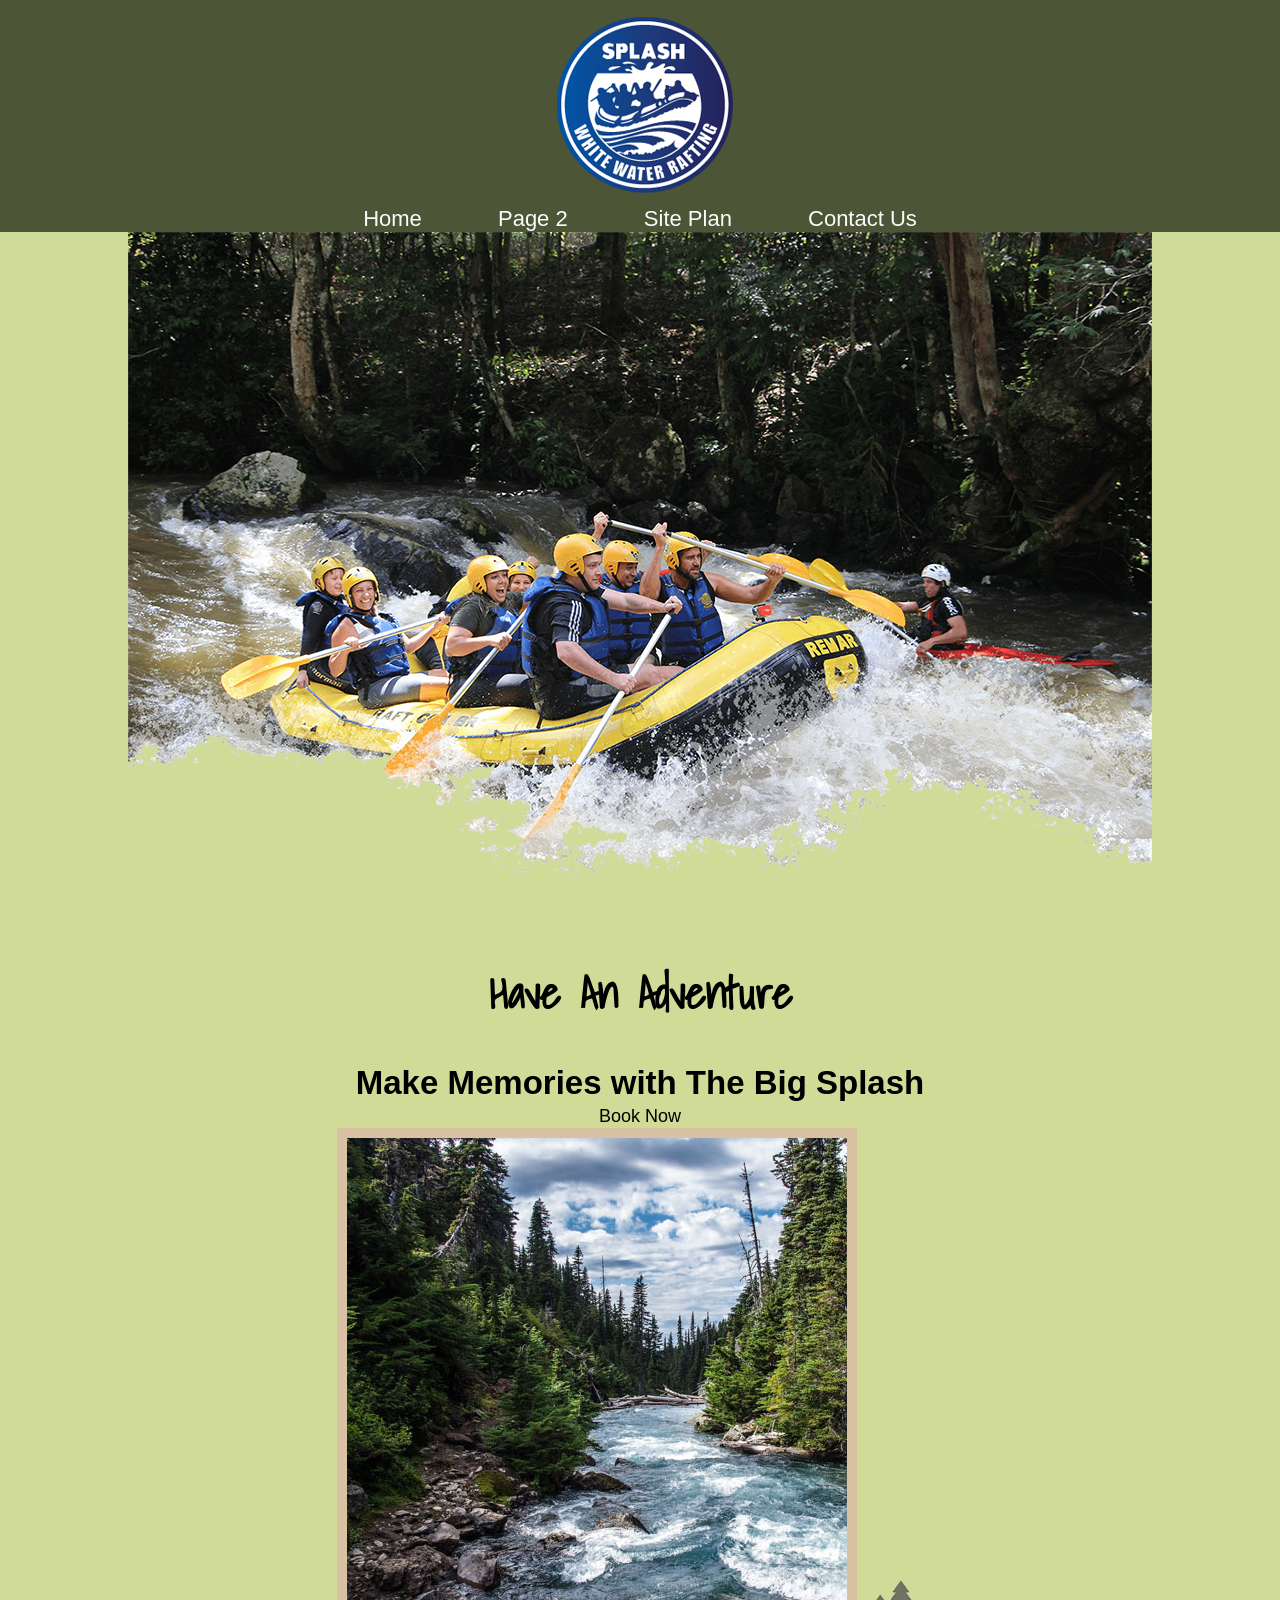
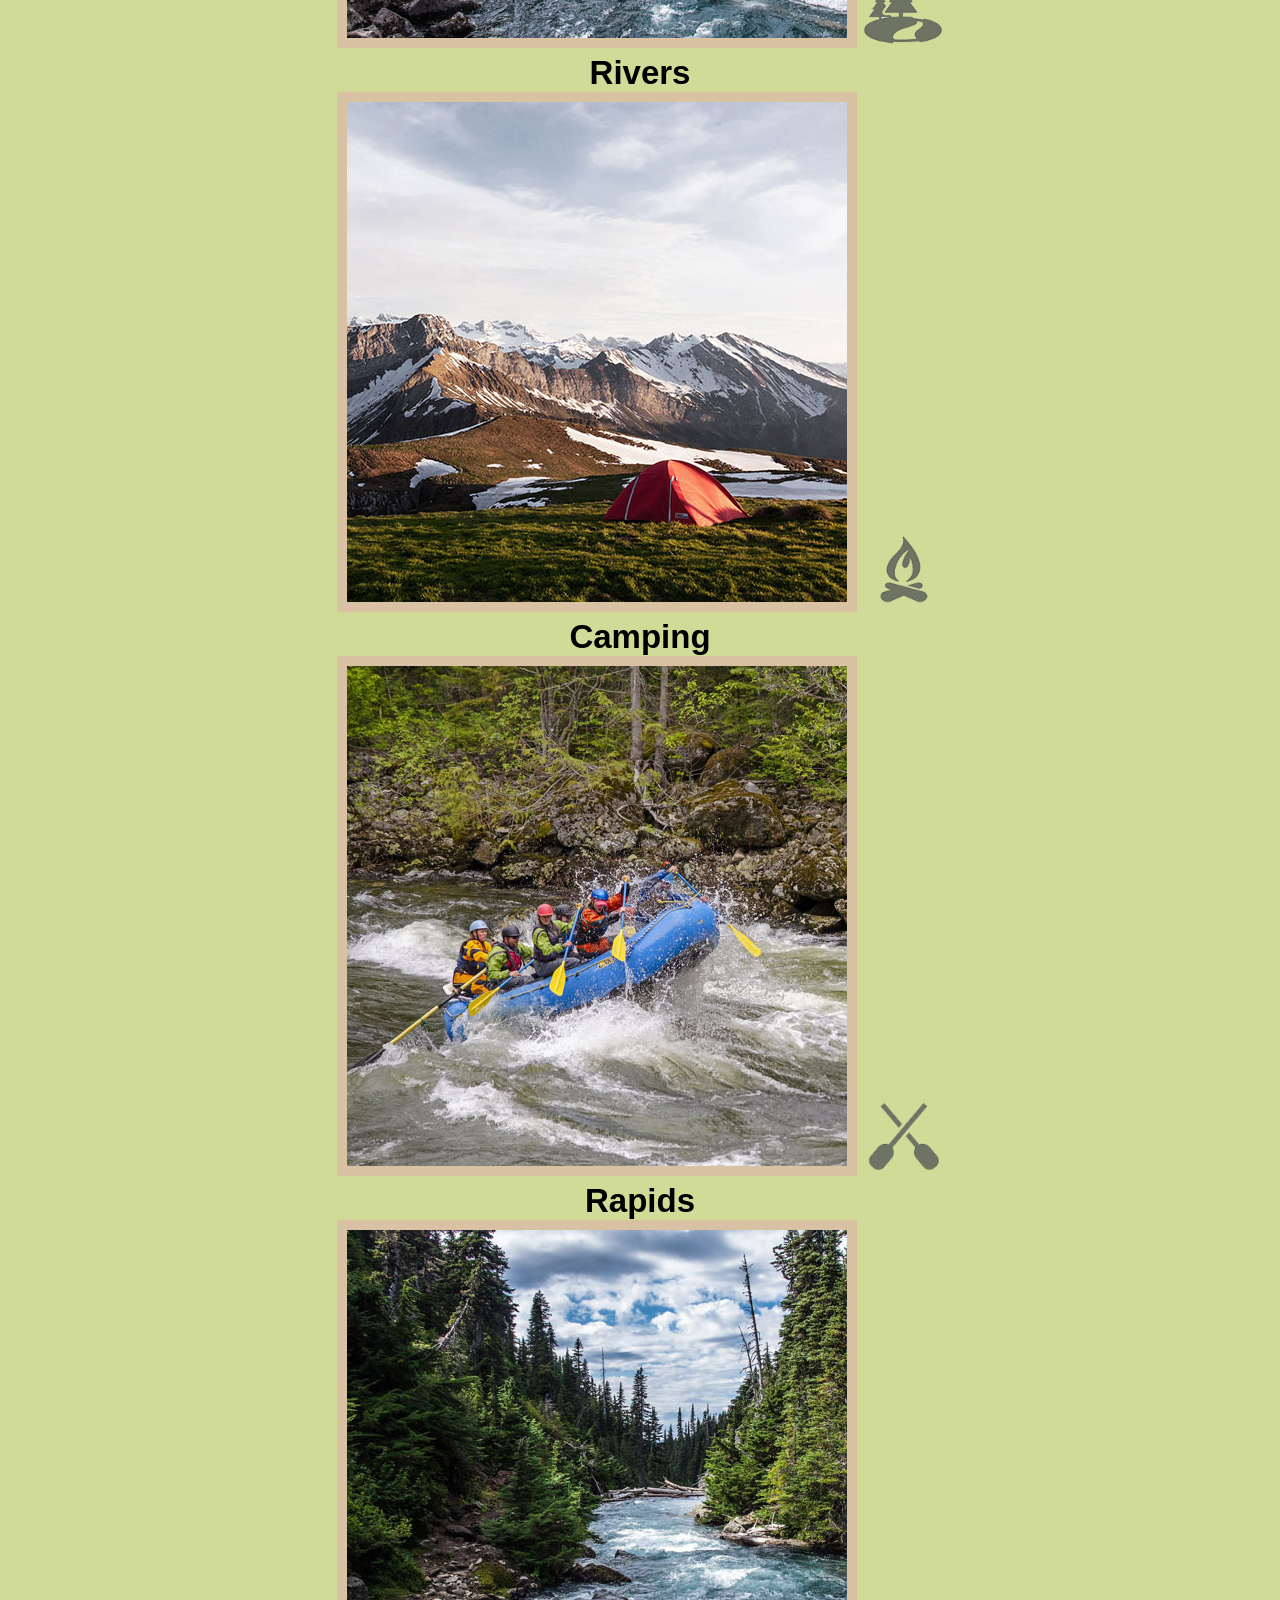
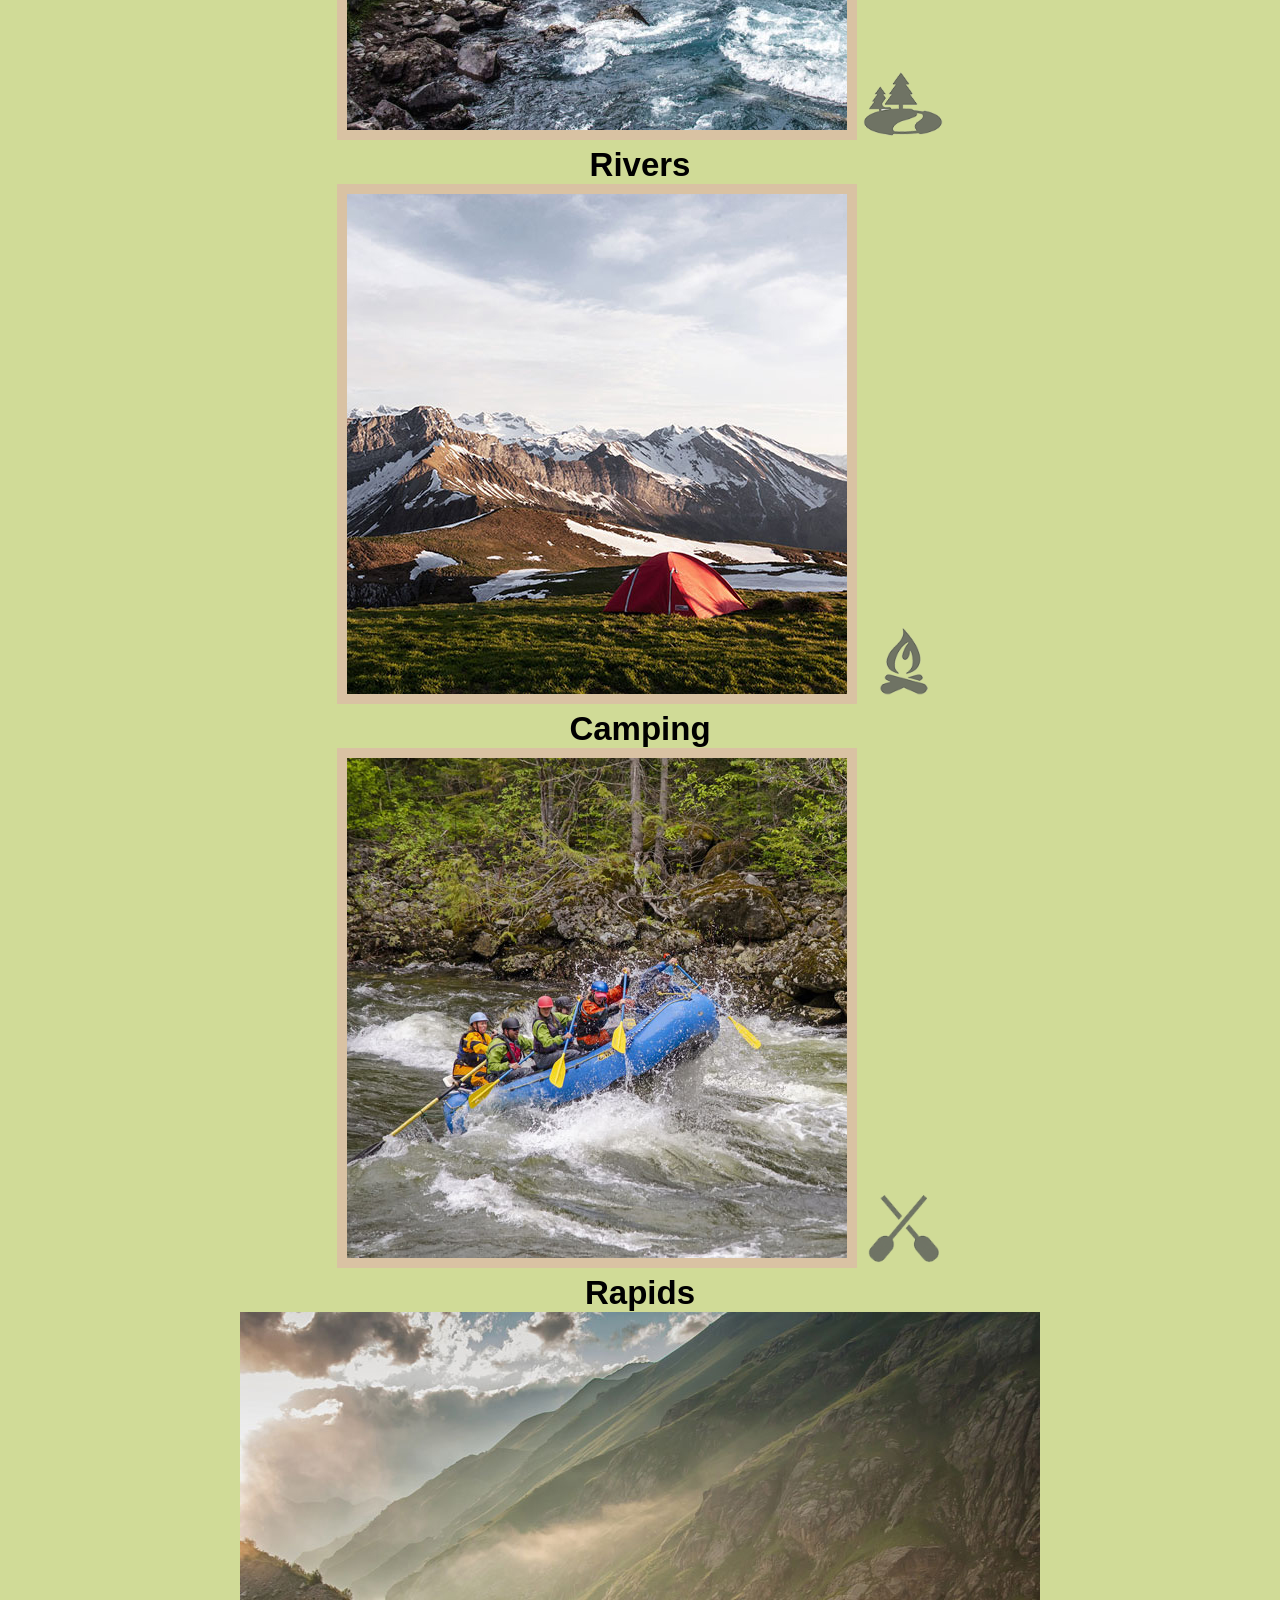
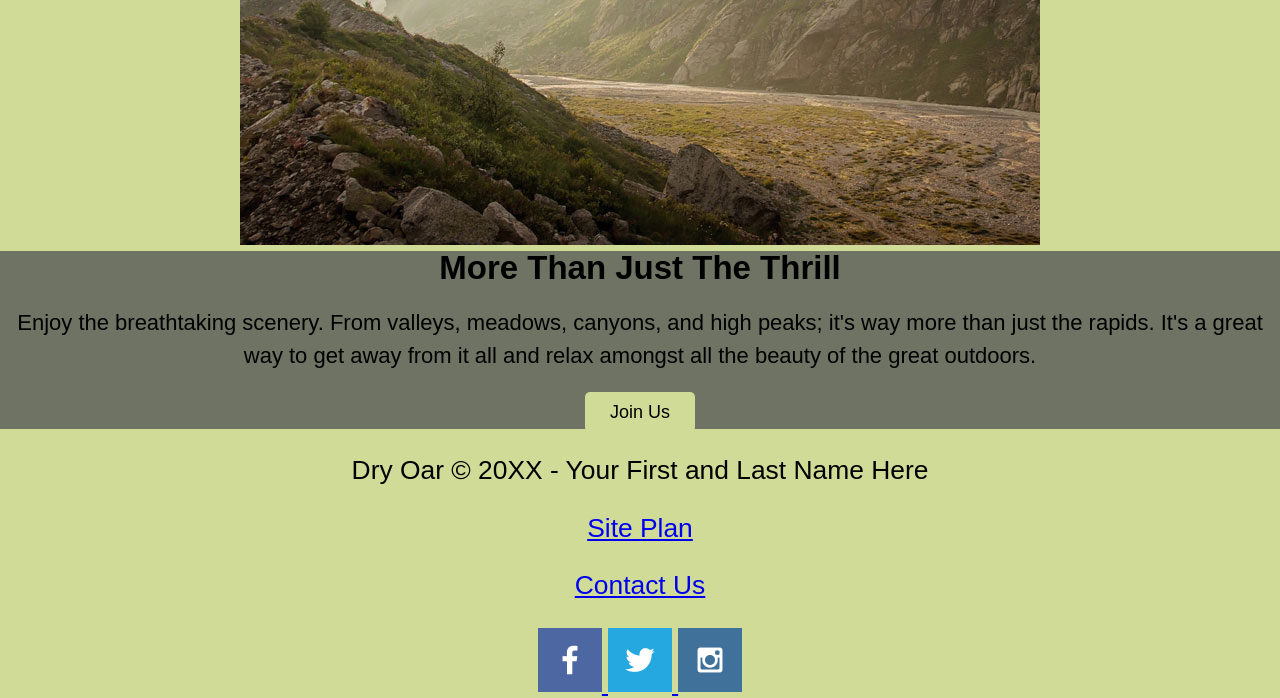
<file: index.html>
<!DOCTYPE html>
<html lang="en">
    <head>
        <meta charset="UTF-8">
        <meta name="viewport" content="width=device-width, initial-scale=1.0">
        <title>The Big Splash </title>
        <link rel="stylesheet" href="styles/style.css">
    </head>
        <body>
            <div id="content">        
                        <header>
                            <a id="logo_link" href="index.html">
                                <img class="logo" src="images/splash.png" alt="Dry Oar Logo">
                            </a>
                            <nav>
                                <a href="index.html">Home</a>
                                <a href="#">Page 2</a>
                                <a href="site-plan-rafting.html">Site Plan</a>
                                <a href="contactus.html">Contact Us</a>
                            </nav>
                        </header>
                    <div id="hero">
                        <div id="hero-box">
                            <img id="hero-img" src="images/hero.png" alt="People enjoying white water rafting">
                        </div>
                            <section id="hero-msg">
                                <h1 class="home-title">Have An Adventure</h1>
                                <h2>Make Memories with The Big Splash </h2>
                                <div class='button-box'>
                                    <a class='book' href="contactus.html">Book Now</a>
                                </div>
                            </section>
                            <main class="home-grid">
                                <section class="rivers-card">
                                    <img class="card-img" src="images/rivers.jpg" alt="river in forest">
                                    <img class="icon" src="images/river_icon.png" alt="river icon">
                                    <h2>Rivers</h2>
                                </section>
                                <section class="camping-card">
                                    <img class="card-img" src="images/camping.jpg" alt="tent in mountains">
                                    <img class="icon" src="images/fire_icon.png" alt="fire icon">
                                    <h2>Camping</h2>
                                </section>
                                <section class="rapids-card">
                                    <img class="card-img" src="images/rapids.jpg" alt="rafting boat">
                                    <img class="icon" src="images/oars.png" alt="oars icon">
                                    <h2>Rapids</h2>
                                </section>
                            

                                        <section class="rivers-card">
                                            <img class="card-img" src="images/rivers.jpg" alt="river in forest">
                                            <img class="icon" src="images/river_icon.png" alt="river icon">
                                            <h2>Rivers</h2>
                                        </section>
                                        <section class="camping-card">
                                            <img class="card-img" src="images/camping.jpg" alt="tent in mountains">
                                            <img class="icon" src="images/fire_icon.png" alt="fire icon">
                                            <h2>Camping</h2>
                                        </section>
                                        <section class="rapids-card">
                                            <img class="card-img" src="images/rapids.jpg" alt="rafting boat">
                                            <img class="icon" src="images/oars.png" alt="oars icon">
                                            <h2>Rapids</h2>
                                        </section>
                                        <img class="mountains" src="images/mountains.jpg" alt="Misty mountains">
                                        <section class="msg">
                                            <h2>More Than Just The Thrill</h2>
                                            <p>Enjoy the breathtaking scenery. From valleys, meadows, canyons, and high peaks; it's way more than just the rapids. It's a great way to get away from it all and relax amongst all the beauty of the great outdoors. </p>
                                            <a class='join' href="rivers.html">Join Us</a>
                                        </section> 
                            </main>
                        <footer>
                                <p>Dry Oar &copy; 20XX - Your First and Last Name Here</p>
                                <p><a href="site-plan-rafting.html">Site Plan</a></p>
                                <p><a href="contactus.html">Contact Us</a></p>
                                <div class="social">
                                    <a href="https://facebook.com">
                                        <img src="images/facebook.png" alt="fb icon">
                                    </a>
                                    <a href="https://twitter.com">
                                        <img src="images/twitter.png" alt="twitter icon">
                                    </a>
                                    <a href="https://instagram.com">
                                        <img src="images/instagram.png" alt="instagram icon">
                                    </a>
                                </div>
                        </footer>
                        
                    </div>
            </div>
        </body>
</html>
</file>
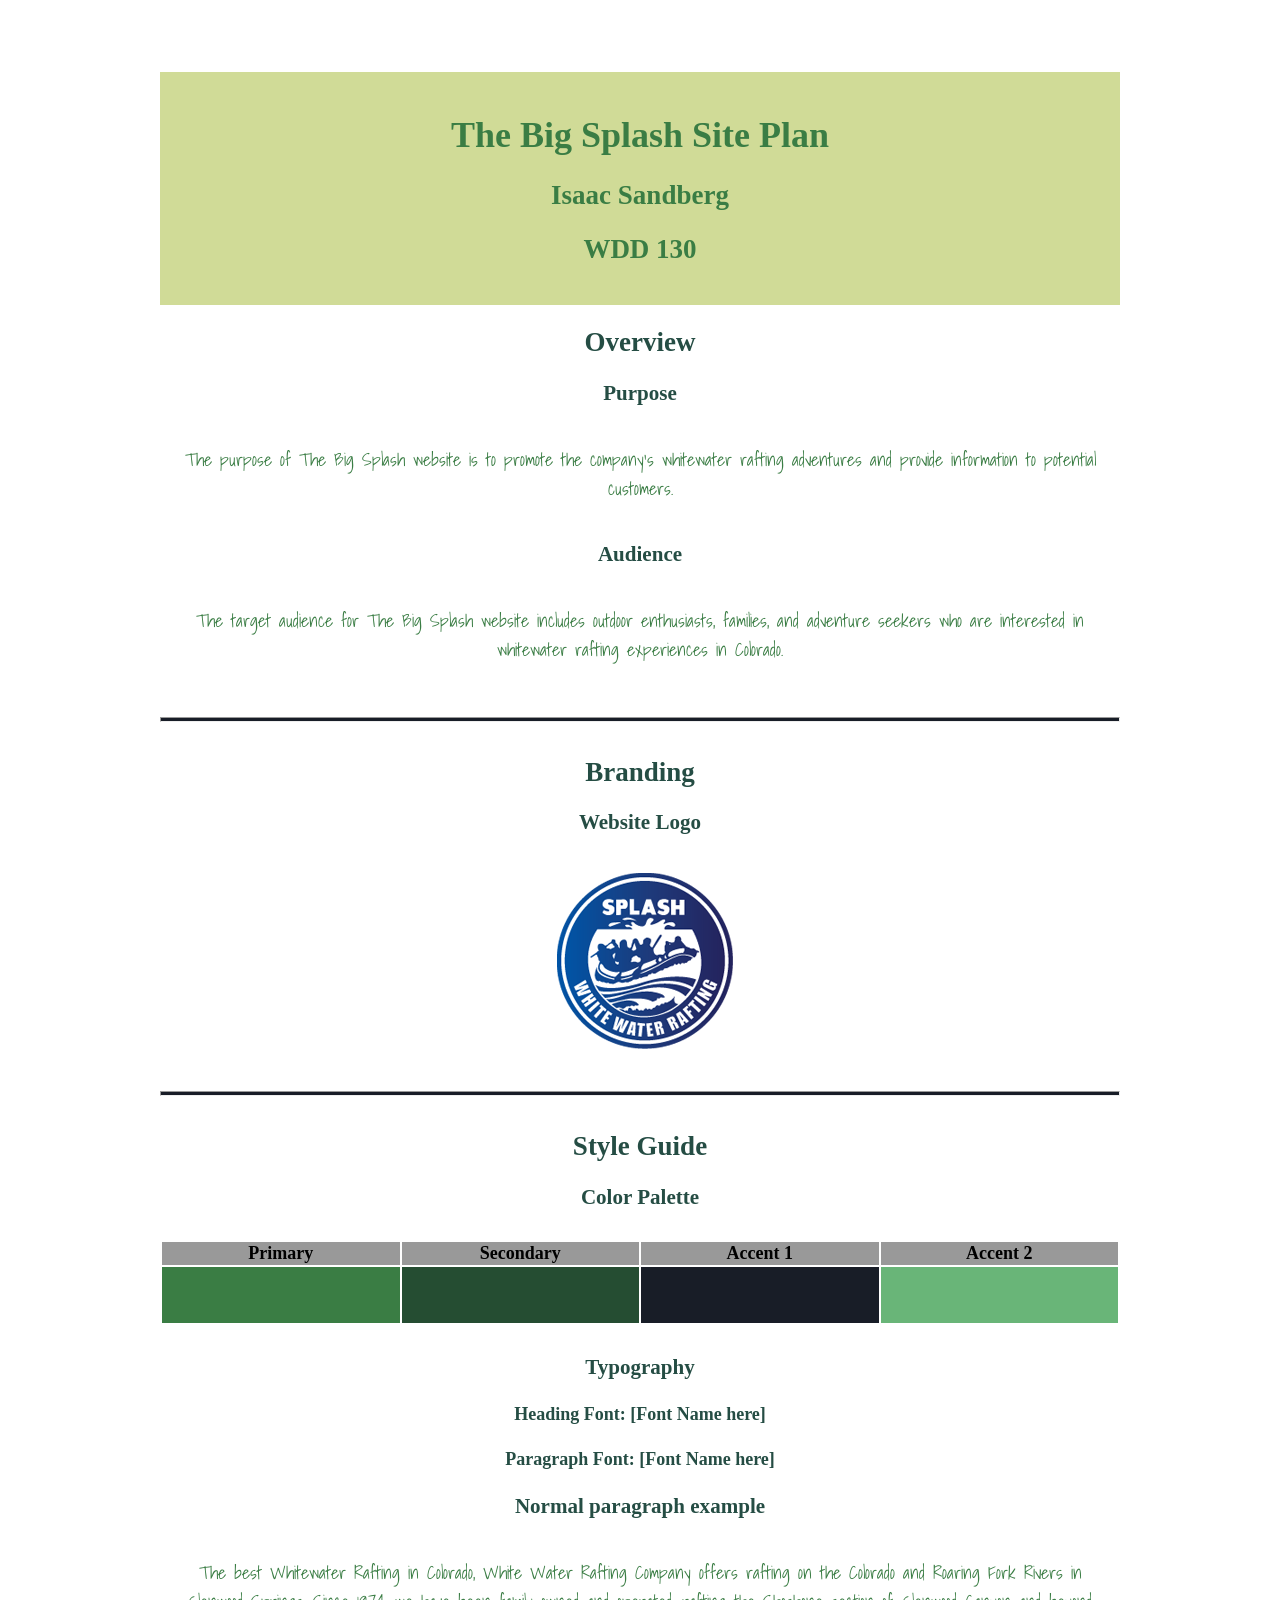
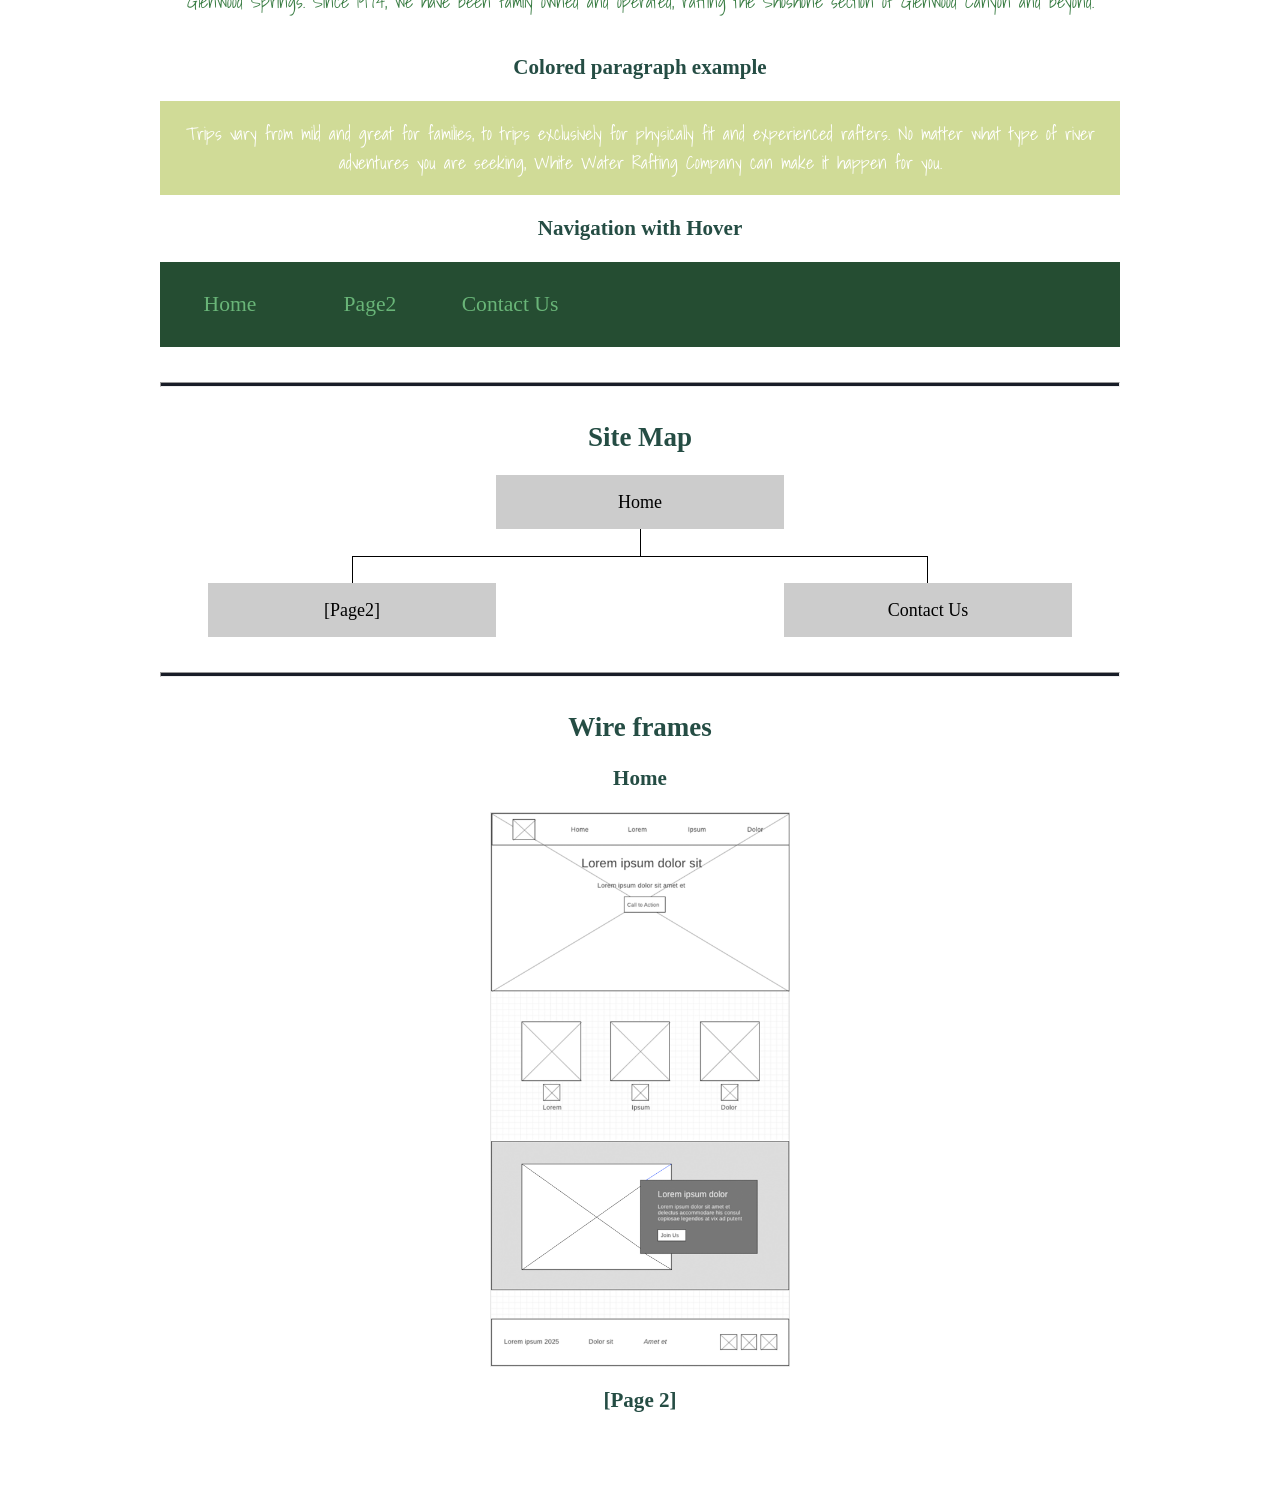
<file: site-plan-rafting.html>
<!DOCTYPE html>
<html lang="en-us">

<head>
  <meta charset="utf-8">
  <title>Site Plan</title>
  <link type="text/css" rel="stylesheet" href="styles/site-plan-refting.css">
  
</head>

<body>
  <header>
    <h1>The Big Splash Site Plan</h1>
    <h2>Isaac Sandberg</h2>
    <h2>WDD 130</h2>
    <!-- In the header above, add the name of your site, your name and class number. For example if you are in section 3 you would put WDD 130-03 -->
  </header>
  <main>
    
    <h2>Overview</h2>
    <h3>Purpose</h3>
    <p>The purpose of The Big Splash website is to promote the company's 
        whitewater rafting adventures and provide information to potential customers.</p>
    <!-- change this -->

    <h3>Audience</h3>
    <p>The target audience for The Big Splash website includes outdoor enthusiasts, 
        families, and adventure seekers who are interested in whitewater rafting experiences in Colorado.</p>
    <!-- change this -->

    <hr>
    <h2>Branding</h2>
    <h3>Website Logo</h3>
    <!-- Replace this with some sort of logo for your site.  A logo can be as simple as the name of your site in a nice font :) -->
    <img src="images/splash.png" alt="The Big Splash Logo">
    <hr>
    <h2>Style Guide</h2>

    
    <h3>Color Palette</h3>
    <!--  The colors you choose for a website are one of the most important decisions you will make. You should have at least 2 colors but do not have to fill in all 4 if you do not need them.  -->
    
    <table class="colors">
      <tr>
        <th>Primary</th>
        <th>Secondary</th>
        <th>Accent 1</th>
        <th>Accent 2</th>
      </tr>
      
      <tr>
        <td class="primary"></td>
        <td class="secondary"></td>
        <td class="accent1"></td>
        <td class="accent2"></td>
      </tr>
    </table>

    
    <h3>Typography</h3>
    <!-- Choose a font for your paragraphs (body copy) and headlines. What font(s) have you chosen? Think also about which of your colors above you might use for background and font colors. -->

    <h4>
      Heading Font: [Font Name here]
      <!-- change this -->
    </h4>
    <h4>
      Paragraph Font: [Font Name here]
      <!-- change this -->
    </h4>
    <h3>Normal paragraph example</h3>
    <p>
      The best Whitewater Rafting in Colorado, White Water Rafting Company
      offers rafting on the Colorado and Roaring Fork Rivers in Glenwood
      Springs. Since 1974, we have been family owned and operated, rafting the
      Shoshone section of Glenwood Canyon and beyond.
    </p>
    <h3>Colored paragraph example</h3>
    <p class="colored">
      Trips vary from mild and great for families, to trips exclusively for
      physically fit and experienced rafters. No matter what type of river
      adventures you are seeking, White Water Rafting Company can make it
      happen for you.
    </p>

    
    <h3>Navigation with Hover</h3>
    <nav>
      <a href="#">Home</a>
      <a href="#">Page2</a>
      <a href="#">Contact Us</a>
    </nav>
    <hr>
    <h2>Site Map</h2>
    <div class="sitemap">
      <div class="sm-home">Home</div>
      <div class="sm-page2">
        [Page2]
        <!-- this page will have a name later -->
      </div>
      <div class="sm-page3">Contact Us</div>

      <div class="top">&nbsp;</div>
      <div class="left">&nbsp;</div>
      <div class="right">&nbsp;</div>
    </div>
    <hr>
    <h2>Wire frames</h2>
    <!-- Create an additional wireframe for your site. List it here below the Home page wireframe. -->
    <h3>Home</h3>
    <img src="images/wireframe_home.png" alt="home page wireframe">
    <h3>[Page 2]</h3>

    <!-- <img src="#" alt="page 2 wireframe"> -->
  </main>
</body>

</html>
</file>
<file: styles/style.css>
@import url('https://fonts.googleapis.com/css2?family=Roboto:ital,wght@0,100..900;1,100..900&family=Shadows+Into+Light&display=swap');
div {
	max-width: 1600px;
	margin: 0 auto;
	text-align: center;
}

nav a {
	text-align: center;
}

#hero-msg h1,
#hero-msg h4 {
	text-align: center;
}

.button-box {
	text-align: center;
}

main section {
	text-align: center;
}
#background {
    height: 725px;
}
body {
    background-color: #d0db97;
    font-family: Raleway, Arial, sans-serif;
    font-size: 22px;
    margin: 0;
    padding: 0;
}
h2 {
    margin: 0;
}
header {
    background-color:rgba(20,30,13, .7);
}
nav a:hover {
    background-color: black;
    color: #d9c2a3
}
.icon {
    width: 80px;
}
nav a {
    text-decoration: none;
    color: #fcfbfb;
    text-align: center;
    padding: 35px;
} 
footer p {
    font-size: 1.2em;
}    
footer p a:hover {
    text-decoration: underline;
} 
.home-title {
    font-family: "Shadows into Light", cursive;
    font-size: 2em;
}
.msg {
  background-color: #6f7364;
  line-height: 1.5em;
}
.book, .join {
    background-color: #d0db97;
    color: black;
    text-decoration: none;
    font-size: 18px;
    padding: 10px 25px;
    margin-top: 50px;
    border-radius: 5px;
}
.card-img {
    border: 10px solid #d9c2a3;
}
main section img {
    box-sizing: border-box;
}
</file>
<file: styles/site-plan-refting.css>
/* if you are using any Google fonts change the font names below to your fonts. 
Any spaces in your font name should be replaced with a +. 
Fonts are separated by a & */
@import url('https://fonts.googleapis.com/css2?family=IM+Fell+French+Canon&family=Lato:ital,wght@0,400;0,700;1,400&display=swap');
@import url('https://fonts.googleapis.com/css2?family=Roboto:ital,wght@0,100..900;1,100..900&family=Shadows+Into+Light&display=swap');
:root {
  /* change the values below to your colors from your palette */
  --primary-color: #3A7D44   ;
  --secondary-color: #254D32 ;
  --accent1-color: #181D27;
  --accent2-color: #69b578;

  /* change the values below to your chosen font(s) */
  --heading-font: "IM Fell French Canon" "Sofia";
  --paragraph-font: "Shadows into Light"; 

  /* these colors below should be chosen from among your palette colors above */
  --headline-color-on-white: #254D44;  /* headlines on a white background */ 
  --headline-color-on-color: #3a7d44; /* headlines on a colored background */ 
  --paragraph-color-on-white: #3a7d44; /* paragraph text on a white background */ 
  --paragraph-color-on-color: white; /* paragraph text on a colored background */ 
  --paragraph-background-color: #D0DB97  ;
  --nav-link-color: #69B578;
  --nav-background-color: #254D32;
  --nav-hover-link-color: white;
  --nav-hover-background-color: #396E94;
}


/*  Look around below...but DON'T CHANGE ANYTHING! */

body {
  max-width: 960px;
  margin: 0 auto;
  padding: 4em;
  font-size: 18px;
  text-align: center;
}
img {
  display: block;
  margin: 0 auto;
  max-width: 300px;
}
h1, h2, h3, h4, h5, h6 {
  font-family: var(--heading-font);
  color: var(--headline-color-on-white);
}
h2 {
  text-align: center;
}
hr {
  height: 3px;
  margin: 35px 0;
  background: var(--accent1-color);
}
header {
  padding: 1em;
  text-align: center;
  color: var(--headline-color-on-color);
  background-color: var(--paragraph-background-color);
}
header > h1, header > h2 {
  color: var(--headline-color-on-color);
}
p {
  font-family: var(--paragraph-font);
  color: var(--paragraph-color-on-white);
  padding: 1em;
}
.colors {
  width: 100%;
  min-width: 350px;
  margin: 30px auto;
  text-align: center;
}
.colors th {
  background-color: #999;
}
.colors td{
  width: 25%;
  height: 3em;
}
.primary {
  background-color: var(--primary-color);
}
.secondary {
  background-color: var(--secondary-color);
}
.accent1 {
  background-color: var(--accent1-color);
}
.accent2{
  background-color: var(--accent2-color);
}
p.colored {
  background-color: var(--paragraph-background-color);
  color: var(--paragraph-color-on-color);
}
nav {
  background-color: var(--nav-background-color);
  line-height: 3em;
  text-align: center;
  font-size: 1.2em;
}
nav  {
  list-style-type: none;
  display: flex;
}
nav a {
  padding:1em;
  min-width: 120px;
  text-decoration: none;
  padding: 10px;
}
nav a:link, nav a:visited {
  color: var(--nav-link-color);
}
nav a:hover {
  color: var(--nav-hover-link-color);
  background-color: var(--nav-hover-background-color);
}
.sitemap {
  display: grid;
  justify-content: center;

  grid-template-columns: repeat(6, 15%);
  grid-template-rows: 3em 1.5em 1.5em 3em;
  grid-template-areas: ". . home home . ."
    ". . . top . ."
    ". left left right right ."
    "page2 page2 . . page3 page3";
}
.sitemap > div {
  text-align: center;
}
.sm-home {
  grid-area: home;
  background-color: #ccc;
  line-height: 3em;
}
.sm-page2 {
  grid-area: page2;
  background-color: #ccc;
  line-height: 3em;
}
.sm-page3 {
  grid-area: page3;
  background-color: #ccc;
  line-height: 3em;
}
.top {
  grid-area: top;
  border-left: 1px solid;
}
.left {
  grid-area: left;
  border-top: 1px solid;
  border-left: 1px solid;
}
.right {
  grid-area: right;
  border-top: 1px solid;
  border-right: 1px solid;
}
</file>
